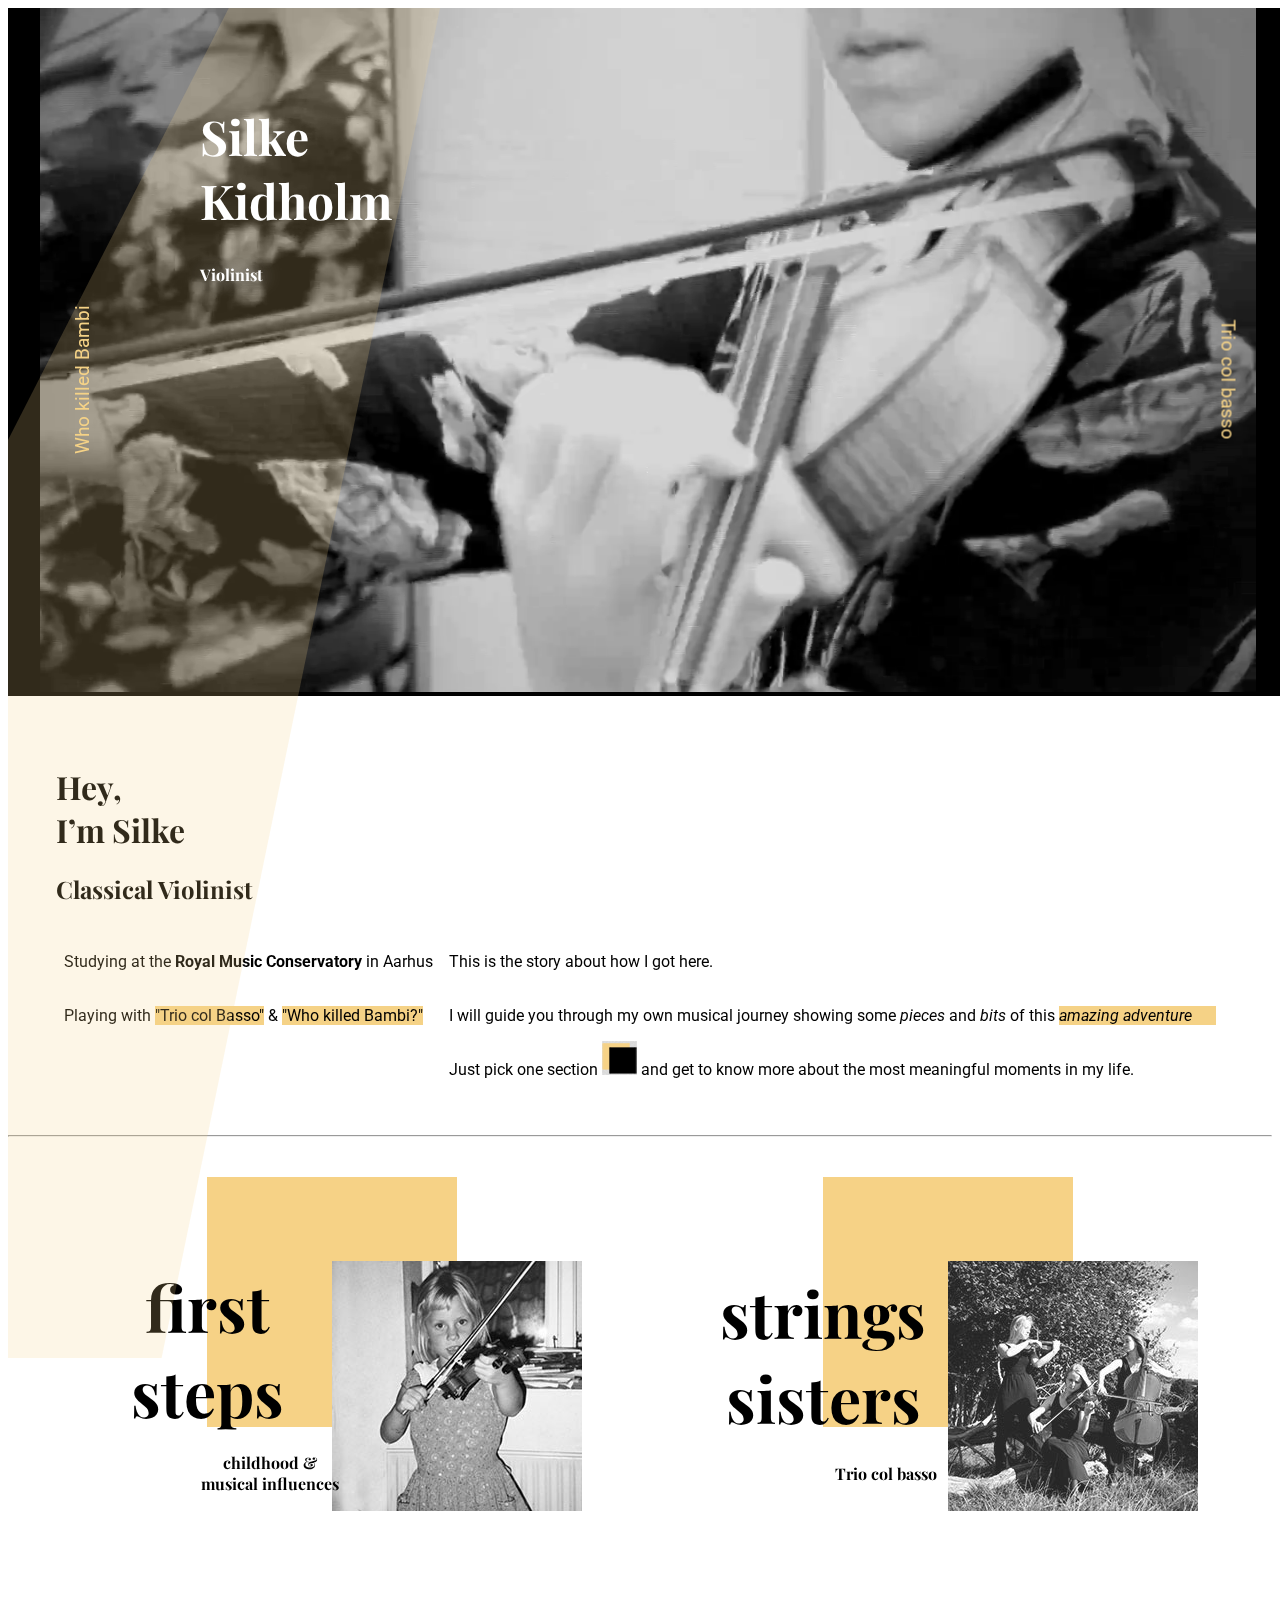
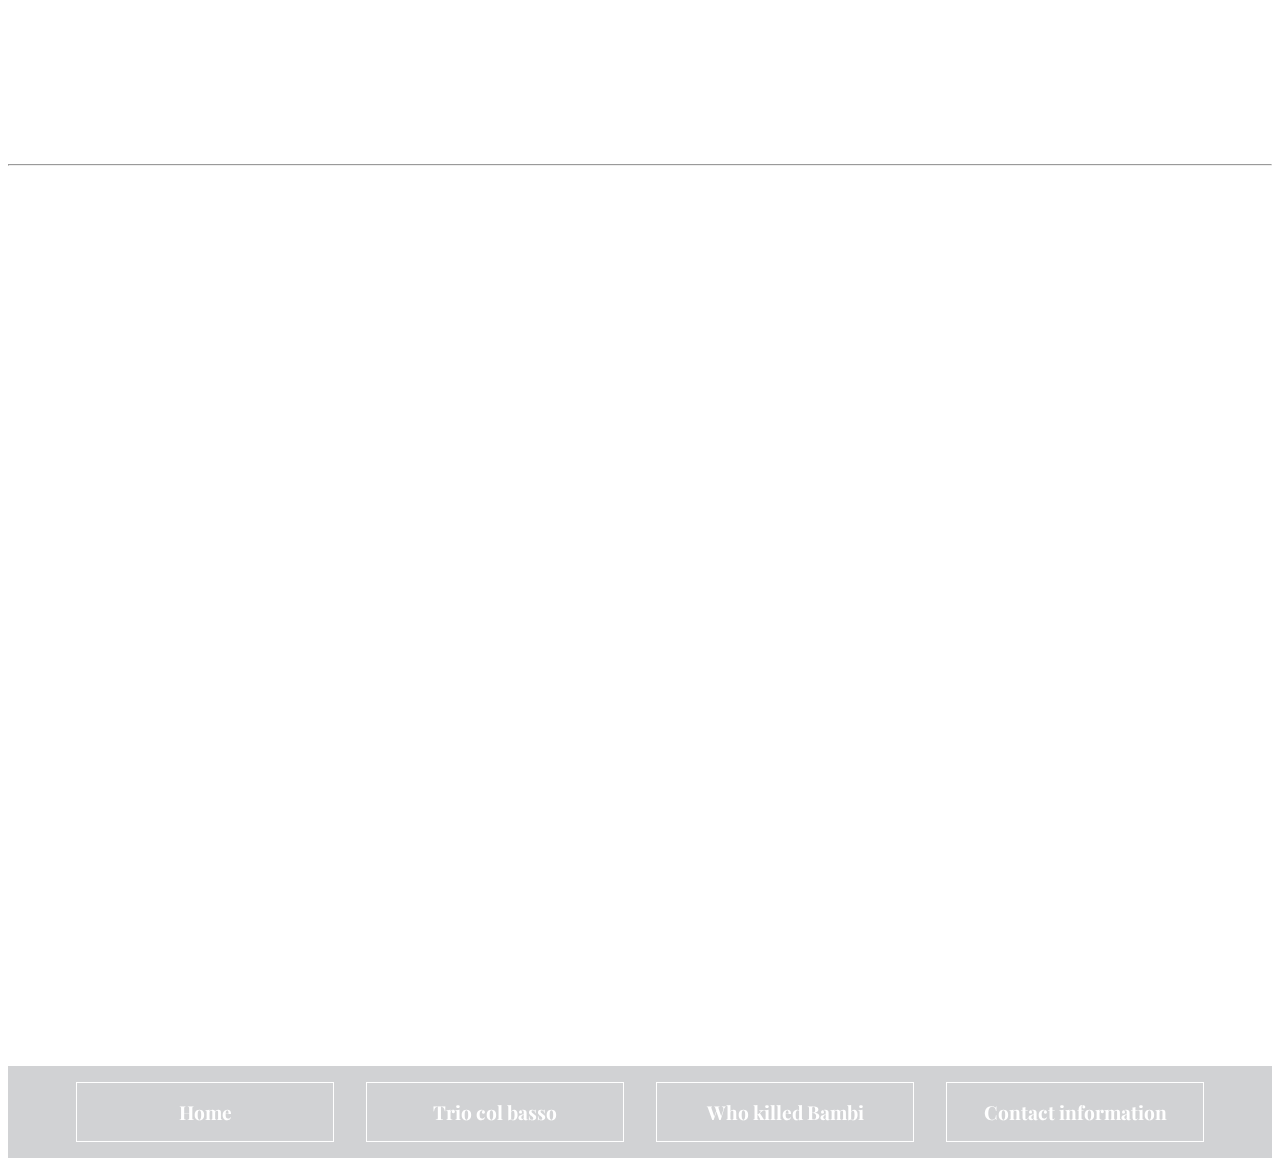
<file: index.html>
<!DOCTYPE html>
<html lang="en">

<head>
    <meta charset="UTF-8">
    <meta name="viewport" content="width=device-width, initial-scale=1">
    <title>Tension on the Strings</title>
    <link rel="stylesheet" href="css/style.css">
    <link href="https://unpkg.com/aos@2.3.1/dist/aos.css" rel="stylesheet">

    <script src="https://unpkg.com/aos@2.3.1/dist/aos.js"></script>


</head>

<body>

    <!--LANDING -->
    <div class="splashShape"></div>

    <div id="splashName" class="noMobile">
        <h1 class="title">Silke <br> Kidholm</h1>
        <h1 class="subtitle" style="font-size:1em;">Violinist</h1>




    </div>
    <section id="splash">

        <video autoplay muted loop id="myVideo">
            <source src="media/landing%20video.mp4" type="video/mp4">
        </video>

        <div class="noMobile">
            <nav>

                <div id="rotateLeft">
                    <a href="who-killed-bambi.html"> Who killed Bambi</a>
                </div>

                <div id="rotateRight">
                    <a href="trio-col-basso.html"> Trio col basso</a>

                </div>

            </nav>

        </div>


    </section>

    <section id="introduction" data-aos="fade-right" class="introduction">


        <h1>Hey, <br>
            I’m Silke</h1>
        <h2>Classical Violinist</h2>
        <br>

        <div class="introText">

            <div>
                <p>Studying at the <strong> Royal Music Conservatory</strong> in Aarhus</p>
                <br>

                <p>Playing with <span class="textHighlight"> "Trio col Basso"</span> &amp; <span class="textHighlight">"Who killed Bambi?"</span> </p>

                <br>

            </div>
            <div>
                <p>This is the story about how I got here.</p>
                <br>

                <p>I will guide you through my own musical journey showing some <em>pieces</em> and <em>bits</em> of this <span class="textHighlight"> <em>amazing adventure &nbsp; &nbsp; &nbsp; </em></span></p>

                <p>Just pick one section <img src="media/icon.png" alt="media microphone icon"> and get to know more about the most meaningful moments in my life. </p>
            </div>


        </div>

    </section>
    <hr>
    <!--FIRST SECTION BUTTONS BLOCK-->

    <section class="nonLinearButtons" data-aos="fade-left" id="jumpBack1">

        <div id="buttonFirstSteps" class="buttonsMain buttonFirstSteps">

            <ul class="gallery">
                <li>
                    <h1 class="hoverAnim">first <br> steps</h1>
                </li>
                <li>
                    <h2 class="subtitle hoverAnim">childhood &amp; <br>musical influences</h2>
                </li>
                <li><img src="media/placeholderyellow.jpg" alt="yellow rectangle"></li>
                <li><img src='media/firstSteps.jpg' onmouseover="this.src='media/firstStepsHover.jpg';" onmouseout="this.src='media/firstSteps.jpg';" class="hoverAnim" /></li>

            </ul>

        </div>

        <div id="buttonTheStringsSisters" class="buttonsMain">
            <ul class="gallery galleryRight">
                <li>
                    <h1 class="hoverAnim">strings <br> sisters</h1>
                </li>
                <li>
                    <h2 class="subtitle hoverAnim">Trio col basso</h2>
                </li>
                <li><img src="media/placeholderyellow.jpg" alt="yellow rectangle"></li>
                <li><img src='media/theStringsSisters.jpg' onmouseover="this.src='media/theStringsSistersHover.jpg';" onmouseout="this.src='media/theStringsSisters.jpg';" class="hoverAnim" /></li>

            </ul>

        </div>
    </section>

    <!--FIRST SECTION BLOCK-->

    <section class="nonLinearContent">

        <!--        FIRST STEPS-->

        <section id="firstSteps" class="firstSteps">





            <div class="firststeps-container">

                <div class="silkeImg"></div>

                <div class="silkeTxt">
                    <h1 class="title">First Steps</h1>


                    <h2 class="subtitle">Childhood &amp; Inspiration</h2>

                </div>

            </div>
            <br><br>



            <div class="FS-icon">
                <img src="media/microphone.png" onmouseover="PlaySound('mySound')" onmouseout="StopSound('mySound')" class="hoverAnim">


            </div>


            <div class="FSTEXTCONT">

                <div class="FS-text-container">
                    <p>The music dream started early.<br><br>
                        My mom, who was a musician, thought I would follow my brother: just sit back in my throne and march to the beat of the drums. No way. At five, I chose a pretty dress and lovely hair. <br><br>That's how I started playing the charming violin.</p>

                </div>

            </div>
            <br><br>
            <div class="FS-carousel-container">

                <div class="pictures-gallery-container">

                    <div class="pics-responsive-gallery">
                        <div class="pics-gallery">
                            <a target="_blank">
                                <img src="media/Studying%20hard.png" alt="Studying hard" width="350px" height="400px">
                            </a>
                            <div class="pics-description">Studying hard</div>

                        </div>

                    </div>

                    <!--
                
-->
                    <div class="pics-responsive-gallery">
                        <div class="pics-gallery">
                            <a target="_blank">
                                <img src="media/firstSteps2.png" alt="Silke's Mom and Brother" width="350px" height="400px">
                            </a>
                            <div class="pics-description">Silke's Mom and Brother</div>

                        </div>

                    </div>
                    <div class="pics-responsive-gallery">
                        <div class="pics-gallery">
                            <a target="_blank">
                                <img src="media/firstSteps3.png" alt="Practice practice" width="350px" height="400px">
                            </a>
                            <div class="pics-description">Practice practice</div>

                        </div>

                    </div>


                </div>

            </div>
            <br><br><br>
            <div class="buttonsCloseContainer">
                <a id="buttonFirstStepsClose" class="buttonsClose" href="#jumpBack1"> Continue </a>
            </div>
        </section>



        <!--THE STRINGS SISTERS  -->

        <section id="theStringsSisters" class="theStringsSisters">


            <div class="stringsSisters-banner-presentation">

                <div class="ss-trio-pic1 hoverAnim"></div>

                <div class="ss-trio-title">
                    <h1 class="title">The Strings Sisters</h1>
                    <br>
                    <h2 class="subtitle">Trio col Basso</h2>


                </div>


            </div>

            <div class="stringsSisters-text-container">

                <div class="stringsSisters-storytelling-text">

                    <p> This is <b>my trio</b>. Me and the sisters: Freja and Ida.</p>



                    <p>Ever since we started playing we experienced a very special energy. </p>

                    <p>Together we feel the impulse to continuously improve our musical skills. </p>

                    <p> <b>It brings us so much joy and inspiration.</b></p>

                    <p>Also, it is just the right feeling to keep when it gets tough in the education.</p>

                    <p> Our group is deeply moved by this <span class="textHighlight"> mantra: &nbsp;&nbsp;</span></p>

                    <p><em><strong>"Touch and surprise the audience"</strong></em></p>

                </div>

                <div class="ss-trio-pic2 hoverAnim"></div>

            </div>

            <div>

                <video class="stringsSisters-video-container" src="media/string%20sisters.mp4" controls poster="media/stringsSistersThumbnail.jpg"></video>

            </div>

            <br><br><br>

            <a id="buttonTheStringsSistersClose" class="buttonsClose" href="#jumpBack1"> Continue </a>




        </section>
    </section>


    <!--THE RIGHT RYTHM-->
    <hr>
    <section class="theRightRythm" id="theRightRythm" data-aos="fade-right">


        <div class="theRightRythmText">

            <h1>The right rythm</h1>
            <p>One of the most memorable concerts I had the pleasure to participate was the one at Rythmiske School with Trio Col Basso.

            </p>

            <p> It was so simple: we started the first half playing music and talking a little bit about history. After the break, we talked about our life as a group. <br> <br>
                In the end, the positive feedback we received from the audience was overwhelming. <br>

                They said that our performance was "wonderful" and "so special". <br>

                It is nice to have someone to look at us not so critically but just as a path to fame.
                That is really hard to grab.
            </p>
        </div>

        <div class="pics-responsive-gallery" style="box-shadow: 5px 10px #F5D286;">
            <div class="pics-gallery">
                <a target="_blank">
                    <img src="media/pic2.jpg" alt="Tine &amp; Sirenerne" width="350px" height="400px">
                </a>
                <div class="pics-description">Den Rythmiske Højskole</div>

            </div>

        </div>
    </section>

    <!--CHANGE OF PLANS-->
    <hr>
    <section class="changeOfPlans" data-aos="fade-left">



        <div class="changeOfPlans-container">
            <h1 class="title">CHANGE OF</h1>
            <div id="rotate-plans">
                <h1>PLANS</h1>
            </div>
        </div>


        <p>Before high school, I decided that I wanted to do more stuff and fill my time with other activities. During this period, I was spending less and less time with the violin.</p> <br>

        <p>The joy in music was slowly fading away…
            The dream of becoming a violinist got lost in the turmoil of new and different experiences… </p>


    </section>
    <hr>
    <!--SECOND SECTION BUTTONS BLOCK-->

    <section class="nonLinearButtons" data-aos="fade-right" id="jumpBack2">

        <div class="buttonBackToMusic" id="buttonBackToMusic">
            <ul class="gallery">
                <li>
                    <h1 class="hoverAnim">back <br>to <br> music</h1>
                </li>
                <li>
                    <h2 class="subtitle hoverAnim">passion rediscovered</h2>
                </li>
                <li><img src="media/placeholderyellow.jpg"></li>
                <li><img src='media/backToMusic.jpg' onmouseover="this.src='media/backToMusicHover.jpg';" onmouseout="this.src='media/backToMusic.jpg';" class="hoverAnim" /></li>

            </ul>
        </div>

        <div class="buttonTenstionOnTheStrings" id="buttonTenstionOnTheStrings">
            <ul class="gallery galleryRight">
                <li>
                    <h1 class="hoverAnim">tension <br> on the <br> strings</h1>
                </li>
                <li>
                    <h2 class="subtitle hoverAnim">conservatory trial</h2>
                </li>
                <li><img src="media/placeholderyellow.jpg"></li>
                <li><img src='media/tensionOnTheStrings.jpg' onmouseover="this.src='media/tensionOnTheStringsHover.jpg';" onmouseout="this.src='media/tensionOnTheStrings.jpg';" class="hoverAnim" /></li>

            </ul>
        </div>

    </section>

    <!--SECOND SECTION BLOCK-->

    <section class="nonLinearContent">

        <!--    BACK TO MUSIC-->

        <section class="backToMusic" id="backToMusic">

            <div class="backToMusic-banner-container">

                <div class="back-music-silke-pic1"></div>

                <div class="backToMusic-title">
                    <h1 class="title">Back to Music</h1>

                    <div>
                        <h2 class="subtitle">Passion Rediscovered</h2>
                    </div>
                </div>

            </div>

            <div class="backToMusic-text-container">

                <div class="backToMusic-storytelling-text">

                    <p><b>The phone rang.</b></p>

                    <br>
                    <p>My friend Tine was calling me to come play some music that she compose.</p>

                    <br>
                    <p>Well, that sounds legit for a experienced violinist — you might think.</p>

                    <br>
                    <p>The problem was the break of two and a half years during high school, when I stopped playing the violin.</p>

                    <br>
                    <p>Tine knew that I lost the joy in music so she wanted to help me get that back.</p>

                    <br>
                    <p>So, I said yes.</p>

                    <br>
                    <p>Got back to the violin and tuned my strings.</p>

                </div>



            </div>
            <br>
            <br>
            <br>


            <!--  PICTURES RESPONSIVE GALLERY -->

            <div class="pictures-gallery-container">

                <div class="pics-responsive-gallery">
                    <div class="pics-gallery">
                        <a target="_blank">
                            <img src="media/back-music4.png" alt="Tine &amp; Sirenerne" width="350px" height="400px">
                        </a>
                        <div class="pics-description">Practice</div>

                    </div>

                </div>


                <div class="pics-responsive-gallery">
                    <div class="pics-gallery">
                        <a target="_blank">
                            <img src="media/back-music5.jpg" alt="Tine & Sirenerne" width="350px" height="400px">
                        </a>
                        <div class="pics-description">Tine &amp; Sirenerne</div>

                    </div>

                </div>
                <div class="pics-responsive-gallery">
                    <div class="pics-gallery">
                        <a target="_blank">
                            <img src="media/back-musicc8.jpg" alt="Backstage" width="350px" height="400px">
                        </a>
                        <div class="pics-description">Backstage</div>

                    </div>

                </div>


            </div>

            <br><br><br>

            <a id="buttonBackToMusicClose" class="buttonsClose" href="#jumpBack2"> Continue </a>

        </section>
        <br>
        <br>
        <br>


        <!--  TENSION ON THE STRINGS     -->

        <section class="tensionOnTheStrings" id="tensionOnTheStrings">


            <div class="tensionOnTheStrings-banner-presentation">

                <div class="tensionOnTheStrings-pic"></div>

                <div class="tensionOnTheStrings-title">
                    <h1 class="title">Tension on the Strings</h1>

                    <div>
                        <h2 class="subtitle">Conservatory trial</h2>
                    </div>

                </div>
            </div>

            <div class="tensionOnTheStrings-text-container">

                <div class="tensionOnTheStrings-storytelling-text">

                    <p><strong>Practice. Play.</strong></p>
                    <p><strong>Practice. Play.</strong></p>
                    <p><strong><i>Repeat.</i></strong></p>


                    <p>The dream came to life (again). </p>

                    <p>At the end of highschool, I walked with courage towards my old violin teacher and asked him if it was too late for me to be a violinist.</p>

                    <p>It would be difficult, he said.</p>
                    <p>But I'm an ambitious girl.</p>

                    <p>In order to do the exam trial for the Conservatory, I had to work really hard. Meaning that the 5 hour practise daily routine would come back.</p>
                    <p>Finally, within six months I could be ready to beat the auditions.</p>

                    <p>I put a lot of effort to achieve that goal.</p>


                    <p>At the end, I did it. I got in the Aarhus Royal Music Conservatory to study <span class="textHighlight"> <em>Classical violin &nbsp; </em></span></p>

                </div>


            </div>
            <br><br><br>

            <a id="buttonTensionOnTheStringsClose" class="buttonsClose" href="#jumpBack2"> Continue </a>
        </section>

    </section>


    <!--A HARD GOODBYE-->

    <hr>
    <section class="aHardGoodbye" data-aos="fade-left">
        <h1 class="title">A Hard Goodbye</h1>

        <p>My talented composer friend, Tine, went away after three years. </p> <br>

        <p>Looking back, I can see her as one of the most special influencers in my life.
            She shaped me to pursuit the music career by helping me to rediscover the passion and pleasure in music. </p> <br>

        <p>I have a lot of happy memories of us playing together and enjoying those moments without any pressure. </p> <br>
        <p>It was hard to let her go after such a beautiful period in our lives.</p>


    </section>
    <hr>
    <!--THIRD SECTION BUTTONS BLOCK-->

    <section class="nonLinearButtons" data-aos="fade-right" id="jumpBack3">
        <div class="buttonWhoKilledBambi" id="buttonWhoKilledBambi">
            <ul class="gallery">
                <li>
                    <h1 class="hoverAnim">who <br> killed <br> bambi?</h1>
                </li>
                <li>
                    <h2 class="subtitle hoverAnim">new <br> opportunities</h2>
                </li>
                <li><img src="media/placeholderyellow.jpg"></li>
                <li><img src='media/whoKilledBambi.jpg' onmouseover="this.src='media/whoKilledBambiHover.jpg';" onmouseout="this.src='media/whoKilledBambi.jpg';" class="hoverAnim" /></li>

            </ul>
        </div>


        <div class="buttonTrioColBasso" id="buttonTrioColBasso">
            <ul class="gallery galleryLeft">
                <li>
                    <h1 class="hoverAnim">trio <br>col <br> basso</h1>
                </li>
                <li>
                    <h2 class="subtitle hoverAnim">classical harmony</h2>
                </li>
                <li><img src="media/placeholderyellow.jpg"></li>
                <li><img src='media/trioColBasso.jpg' onmouseover="this.src='media/trioColBassoHover.jpg';" onmouseout="this.src='media/trioColBasso.jpg';" class="hoverAnim" /> </li>

            </ul>
        </div>
    </section>

    <!--THIRD SECTION BLOCK-->
    <section class="nonLinearContent">

        <!--       WHO KILLED BAMBI-->


        <section class="whoKilledBambi" id="whoKilledBambi">

            <div class="WKB-title-container">
                <div class="img">

                    <img src="media/whoKilledBambiMainImg.jpg">

                </div>
                <div>
                    <h1 class="title">Who Killed Bambi</h1>

                    <div>
                        <h2 class="subtitle">Collaborations &amp; New Opportunities</h2>
                    </div>

                </div>

            </div>


            <div class="WKB-text2-container">
                <div class="WKB-text">
                    <p> I have been a regular part of this really cool strings group for one year.</p>

                    <p> Seven great and inspiring woman bring life to Who killed Bambi performing for small city concerts or even big events and festivals. </p>

                    <p> We play <span class="textHighlight">Pop and Rock&nbsp;m</span>usic. Sometimes, we bring <strong>originals </strong>  as well. </p>



                    <p> We also compose strings arrangements for collaborations with artists and studio recordings.</p>

                    <p> The first concert I played as a member of Who Killed Bambi was in the Women Museum with the pop artist Esbjorn. </p>

                    <p> According to a reputable music magazine, our performance was<span class="textHighlight"> rated 5 stars. </span> Esbjorn was so easy going and nice to work with. The feeling in the room was amazing.</p>
                </div>



            </div>
<br> <br> <br>
            <div class="WKB-img-container">

                <div class="img">

                    <img src="media/g2.png">

                </div>

            </div>

            <br><br>
            <div class="pictures-gallery-container">

                <div class="pics-responsive-gallery">
                    <div class="pics-gallery">
                        <a target="_blank">
                            <img src="media/pic1wkb.png" alt="Tine &amp; Sirenerne" width="350px" height="400px">
                        </a>
                        <div class="pics-description">Creative and good at improvising</div>

                    </div>

                </div>


                <div class="pics-responsive-gallery">
                    <div class="pics-gallery">
                        <a target="_blank">
                            <img src="media/wkb-nosilke.png" alt="Good at merging different" width="350px" height="400px">
                        </a>
                        <div class="pics-description">Good at merging different styles</div>

                    </div>

                </div>





                <div class="pics-responsive-gallery">
                    <div class="pics-gallery">
                        <a target="_blank">
                            <img src="media/wkb-silke.png" alt="live and in-studio performances" width="350px" height="400px">
                        </a>
                        <div class="pics-description">Live and in-studio performances</div>

                    </div>

                </div>


            </div>


            <br><br><br>


            <a id="buttonWhoKilledBambiClose" class="buttonsClose" href="#jumpBack3"> Continue </a>
        </section>



        <!--      TRIO COL BASSO -->

        <section class="trioColBasso" id="trioColBasso">
            <div class="TrioColBasso-title-container">
                <div class="trioImg">

                

                </div>
                <div>
                    <h1 class="title">Trio col Basso</h1>

                    <div>
                        <h2 class="subtitle">Classical Harmony</h2>
                    </div>
                </div>
            </div>

            <div class="TCB-text-container">
<div class="TCBText">
                <p> I met Freja and Ida in Hederslev after highschool.<br><br>
                    In November 2014, we formed the Classical Strings Trio.
                    Since then, they have become my friends, my roomates, my business partners and my study mates at the Conservatory. <br><br>
                    We have performed for concerts at churches, weddings, and other events — small and big audiences
                </p>
</div>
            </div>


            <div class="TCB-icon" id="sound">
                <img src="media/microphone.png" onmouseover="PlaySound('TCBSound')" onmouseout="StopSound('TCBSound')" class="hoverAnim">

                <audio id="Sound" src="media/First%20steps%20audio.mp3" type="audio/mpeg">
                </audio>

            </div>



            <div class="pictures-gallery-container">

                <div class="pics-responsive-gallery">
                    <div class="pics-gallery">
                        <a target="_blank">
                            <img src="media/trio10.png" alt="They met in 2014" width="350px" height="400px">
                        </a>
                        <div class="pics-description">They met in 2014</div>

                    </div>

                </div>


                <div class="pics-responsive-gallery">
                    <div class="pics-gallery">
                        <a target="_blank">
                            <img src="media/trio11.png" alt=" Silke &amp; Freja (violin), Ida (cello)" width="350px" height="400px">
                        </a>
                        <div class="pics-description"> Silke &amp; Freja (violin), Ida (cello)</div>

                    </div>

                </div>





                <div class="pics-responsive-gallery">
                    <div class="pics-gallery">
                        <a target="_blank">
                            <img src="media/trio4.png" alt="The passion for Chamber music" width="350px" height="400px">
                        </a>
                        <div class="pics-description">The passion for Chamber music</div>

                    </div>

                </div>


            </div>

            <br><br><br>
            <a id="buttonTrioColBassoClose" class="buttonsClose" href="#jumpBack3"> Continue </a>
        </section>

    </section>

    <!--FATHER JOHN MISTY-->
    <hr>
    <section class="fatherJohnMisty" data-aos="fade-left">
        <div>
            <h1 class="title">Sharing the
                stage with
                Father John Misty </h1>
        </div>


        <div class="fatherText">
            <p style="font-weight: bold;"> 9.06.2018 <br>
                Northside Festival (Aarhus)</p>
            <br>
            <p>More than <span class="textHighlight"><strong> 35.000 </strong> people </span>were in the audience.
                <br> <br>
                The father of the modern hymn was talking. And I was playing with him.
                <br><br>
                At that moment I just kept thinking: "I can't believe I am standing here right now. This can't be real".
                <br><br>
                It was just… Surreal.
                <br><br>
                Halfway into the concert he turned around and said "Hi!" — then he faced the audience and said that we [the strings] were great.
                <br><br>
                Then, he thanked us for being there.
                <br><br>
                It was such a weird and <span class="textHighlight"> crazy experience.</span> </p>


        </div>
        <div>
            <iframe width="560" height="315" src="https://www.youtube.com/embed/mF1488NdIIE" frameborder="0" allow="accelerometer; autoplay; encrypted-media; gyroscope; picture-in-picture" allowfullscreen></iframe>
        </div>


    </section>

    <!--ENDING SECTION-->
    <hr>
    <section class="ending" data-aos="fade-up">
       
    </section>

    <!--FOOTER-->
    <footer>
        <div class="footerContainer">
            <div class="footerNav">
                <a href="#" class="footerChild"> Home </a>
                <a href="trio-col-basso.html"> Trio col basso</a>
                <a href="who-killed-bambi.html"> Who killed Bambi</a>
                <a href="who-killed-bambi.html"> Contact information</a>
            </div>

<!--
            <div class="footerSoMe">

            </div>

            <div class="footerContact">

            </div>
-->



        </div>

    </footer>


    <script src="js/main.js"></script>

    <audio id='mySound' src='media/First%20steps%20audio.mp3' />
    <audio id='TCBSound' src='media/Trio%20col%20Basso%20audio.mp3' />


</body>

</html>
</file>
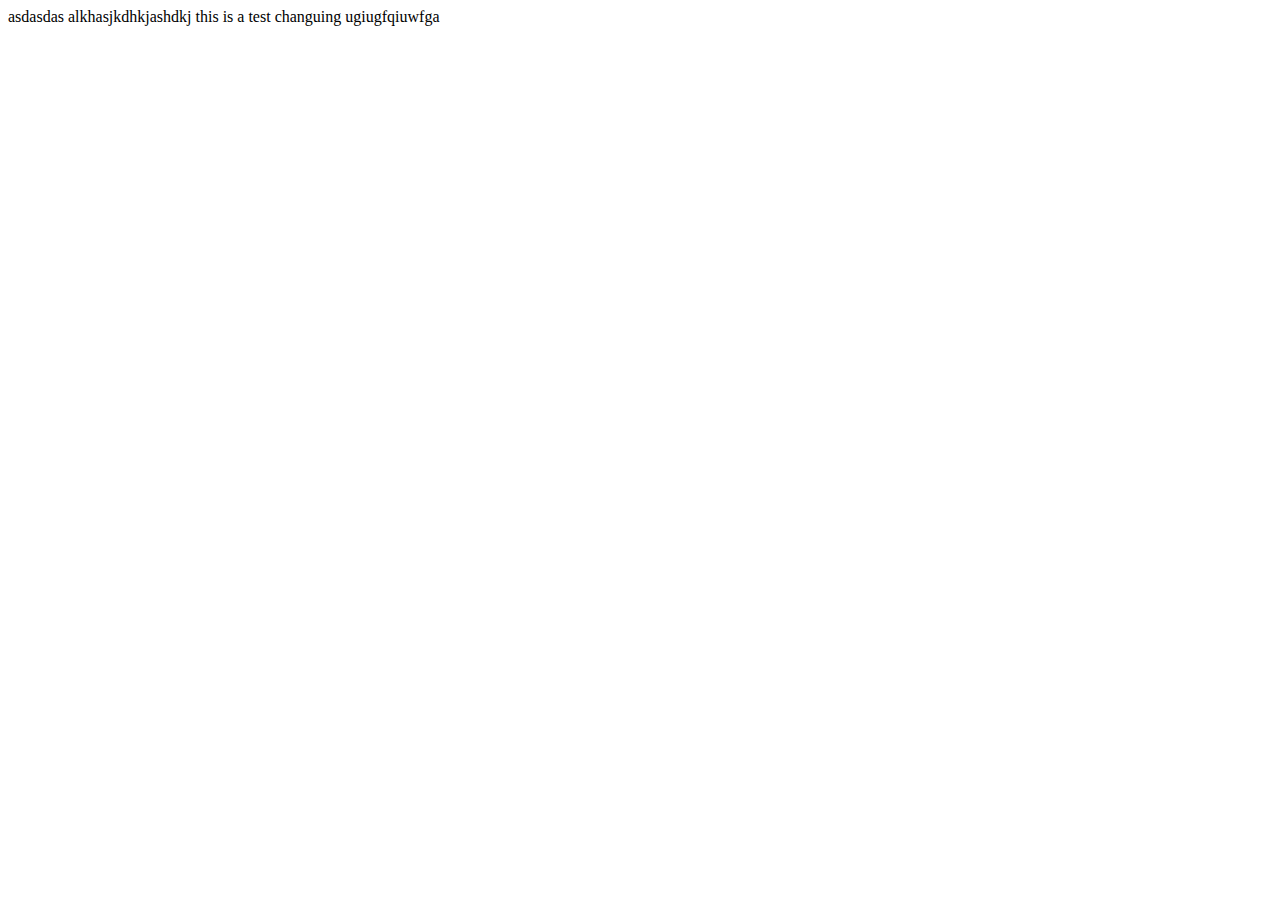
<file: testing.html>
<!DOCTYPE html>
<html lang="en">
<head>
    <meta charset="UTF-8">
    <title>Document</title>
</head>
<body>
    
    asdasdas
    alkhasjkdhkjashdkj
    
    this is a test
    changuing ugiugfqiuwfga
    
</body>
</html>
</file>
<file: css/style.css>
/*UTILITIES*/

@import url('https://fonts.googleapis.com/css?family=Playfair+Display|Roboto');

:root {
    --yellow: #F5D286;
}


* {
    box-sizing: border-box;
}

/*
html {
    background:url(../media/texture.png);
   
}
*/

body,
p {
    font-family: 'Roboto', sans-serif;
    /*    overflow: auto;*/
    overflow-x: hidden;
    padding: .5em;
    margin: 0;


}

.textCenter {
    text-align: center;
    max-width: 50%;
}


h1,
h2,
h3,
h4,
h5,
h6 {

    font-family: 'Playfair Display', serif;
}


section {
    margin: 2rem;
    padding: 1rem;
    overflow: hidden;
}

.title {
    font-size: 3em;
    padding: 0;
    margin-top: 1em;
}

.subtitle {
    font-size: 1em;
    text-shadow: white 1px 0 20px;

}

.textHighlight {
    background-color: var(--yellow);
}


/*style for section button containers*/

.nonLinearButtons {
    display: flex;
    justify-content: space-around;
    margin: auto;
    text-align: center;
    flex-basis: 50%;
    flex-wrap: wrap;


}

.noMobile {
    display: none;
}

.nonLinearContent section {
    text-align: center;
    margin-bottom: 20px;
    background-image: url(../media/background.png);
    background-repeat: no-repeat;


}


.gallery {
    transition: transform .3s;
}


.gallery:hover {
    transform: scale(1.1);
}


.hoverAnim {
    transition: transform .2s;
}


.hoverAnim:hover {
    transform: scale(1.1);
}




/*style opening buttons*/
.buttonsMain {
    display: flex;
    flex-wrap: wrap;


}

/*style close buttons*/

.buttonsClose {
    position: relative;
    font-family: 'Playfair Display', serif;
    width: 258px;
    height: 60px;
    padding: 1rem;
    margin: 2rem;
    text-decoration: none;
    font-weight: bold;
    color: black;

    background-color: #d1d2d4;



}

.buttonsCloseContainer {
    margin: 2rem;
    padding: 2rem;
}

/*LANDING*/

#splash {
    background-color: black;
    text-align: center;
    margin: 0;
    padding: 0;
    width: 100vw;
    position: relative;
    /*
    z-index:-1;
background-attachment: fixed;
  background-position: center;
  background-repeat: no-repeat;
  background-size: cover;
*/
}

#splashName {
    position: absolute;
    z-index: 21;
    padding-left: 12rem;
    padding-top: 3rem;
    color: white;

}

#myVideo {
    position: relative;
    text-align: center;
    width: 95vw;
    margin: 0;
    padding: 0;
    z-index: 0;

}


/*INTRO*/

.introText {
    display: flex;
    justify-content: space-between;

}



nav {

    display: flex;
    justify-content: space-between;
    align-content: space-between;
    position: absolute;
    z-index: 10;
    top: 40vh;
    width: 100vw;
}

nav a {
    text-decoration: none;
    color: var(--yellow);
    font-size: 1.2em;
    padding: 0;
    margin: 0;
}

nav a:hover {
    color: white;


}

.splashAccent {
    position: absolute;

}

.splashShape {

    -webkit-clip-path: polygon(23% 0, 45% 0, 16% 100%, 0 100%, 0 32%);
    clip-path: polygon(23% 0, 45% 0, 16% 100%, 0 100%, 0 32%);
    background-color: var(--yellow);
    position: absolute;
    height: 100vh;
    width: 75vw;
    opacity: 0.2;
    overflow: auto;
    z-index: 2;
}


#rotateRight {

    transform: rotate(7deg);
    -ms-transform: rotate(90deg);
    /* IE 9 */
    -moz-transform: rotate(90deg);
    /* Firefox */
    -webkit-transform: rotate(90deg);
    /* Safari and Chrome */
    -o-transform: rotate(90deg);
    padding: 0;
    margin: 0;
}

#rotateLeft {

    transform: rotate(7deg);
    -ms-transform: rotate(-90deg);
    /* IE 9 */
    -moz-transform: rotate(-90deg);
    /* Firefox */
    -webkit-transform: rotate(-90deg);
    /* Safari and Chrome */
    -o-transform: rotate(-90deg);
    padding: 0;
    margin: 0;
}



.gallery img {
    width: 100px;
    height: auto;
}


.gallery {

    padding: 1em;
    text-align: center;
    margin: auto;
    list-style: none;
    display: grid;
    justify-content: center;
    align-content: center;
    grid-template-columns: 1fr 1fr 1fr 1fr;


}

.gallery li:nth-child(1) {

    grid-column: 1/3;
    grid-row: 2/6;
    z-index: 1;
    font-size: 1em;
    align-self: end;
    margin: 0;
    padding: 0;

}

.gallery li:nth-child(2) {

    grid-row: 5/7;
    grid-column: 1/4;
    font-size: 0.7em;
    z-index: 1;
    margin: 0;
    padding: 0;

}

.gallery li:nth-child(3) {

    grid-column: 2/4;
    grid-row: 2/5;
    margin: 0;
    padding: 0;
}


.gallery li:nth-child(4) {

    grid-column: 3/5;
    grid-row: 3/7;
    margin: 0;
    padding: 0;


}



/*ALTERNATIVE BUTTONS LAYOUT*/
/*

.galleryRight li:nth-child(4) {

    grid-column: 1/3;
    grid-row: 2/6;
    z-index: 1;
   
    align-self: end;
    margin: 0;
    padding: 0;
}

.galleryRight li:nth-child(3) {

    grid-row: 5/7;
    grid-column: 1/4;
 
   
    margin: 0;
    padding: 0;

}

.galleryRight li:nth-child(2) {

    grid-column: 3/4;
    grid-row: 6/7;
    margin: 0;
    padding: 0;
    z-index: 1;
}


.galleryRight li:nth-child(1) {

    grid-column: 3/5;
    grid-row: 5/;
    margin: 1.5rem;
    padding: 0;
     z-index: 1;
    justify-self: start;
     


}
*/



/*FIRST SECION BLOCK*/

/*FIRST STEPS*/

#firstSteps {
    display: none;
}


.firststeps-container {
    display: flex;
    justify-content: space-around;

}


.silkeImg {
    background: url('../media/silka.jpg') no-repeat center;
    background-size: cover;
    height: 20rem;
    width: 20rem;
}

.FSTEXTCONT {
    display: flex;
    justify-content: center;
    margin: 2rem;

}

/** AUDIO**/

.FS-audio-container {
    padding-top: 65px;
}

.FS-icon {
    text-align: center;
    padding-top: 60px;
}

.FS-icon img {
    width: 65px;
}

.FS-text-container {
    flex-basis: 50%;
    text-align: left;

}

#example2 {
    border: 1px solid;
    padding: 10px;
    box-shadow: 5px 10px #F5D286;
    width: 100%
}

/*STRINGS SISTERS*/
#theStringsSisters {
    display: none;
}


.stringsSisters-banner-presentation {
    display: flex;
    flex-wrap: wrap-reverse;
}

.ss-trio-pic1 {
    background: url('../media/ss-trio-pic1.jpg') no-repeat center;
    background-size: cover;
    height: 30rem;
    position: relative;
    display: flex;
    flex-basis: 30%;
    margin: 50px 50px;


}

.ss-trio-title {
    align-self: center;

}



.stringsSisters-text-container {
    display: flex;
    justify-content: center;

}

.stringsSisters-storytelling-text {
    text-align: left;
    margin-bottom: 2rem;
    flex-basis: 50%;

}

/*
.ss-trio-pic2 {
    background: url('../media/ss-trio-pic2.jpg') no-repeat center;
    background-size: cover;
    position: relative;
    display: flex;
    height: 25rem;
    flex-basis: 60%;
    margin: 50px 50px;
    justify-content: flex-end;
}
*/

.stringsSisters-video-container {

    margin: auto;
    max-width: 850px;
    background-color: var(--yellow);
    box-shadow: 5px 10px #F5D286;



}



/*THE RIGHT RYTHM */

.theRightRythm {
    display: flex;
    justify-content: space-around;
    text-align: justify;


}

.theRightRythmText {
    padding: 2rem;
    flex-basis: 50%;
}

/*CHANGE OF PLANS*/

.changeOfPlans {
    background: url(../media/blackgrain.png);
    background-color: black;
    color: white;
    padding-bottom: 3rem;

}

.changeOfPlans-container {
    display: flex;
    flex-wrap: wrap;
}

#rotate-plans {

    -moz-transform: rotate(-180deg);
    /* Firefox */
    -webkit-transform: rotate(-180deg);
    /* Webkit */
    -ms-transform: rotate(-180deg);
    /* IE */
    -o-transform: rotate(-180deg);
    /* Opera */
    transform: rotate(-180deg);
    /* future */
    align-self: center;
    padding: 20px;
    font-size: 1.9rem;
}



/*SECOND SECTION BLOCK */



/*BACK TO MUSIC*/

#backToMusic {
    display: none;
}

.backToMusic-banner-container {
    display: flex;
}

.back-music-silke-pic1 {
    background: url('../media/back-music-silke-pic1.jpg') no-repeat center;
    background-size: cover;
    position: relative;
    display: flex;
    height: 30rem;
    flex-basis: 50%;
    margin: 50px 50px;
    justify-content: flex-end;

}

.backToMusic-title {
    align-self: center;
}

.backToMusic-text-container {
    display: flex;
    justify-content: center;
}

.backToMusic-storytelling-text {
    text-align: left;
    margin: auto;
    flex-basis: 50%;

}




/* PICTURES RESPONSIVE GALLERY */

.pictures-gallery-container {
    display: flex;
    flex-direction: column;
    justify-content: space-around;
}

.pics-responsive-gallery {
    display: flex;

}

.pics-gallery {
    box-shadow: 5px 10px #F5D286;
    /*    border: 1px solid #F5D286;*/
}

/*
.pics-gallery:hover {
    border: 1px solid #777;

}
*/

.pics-gallery img {
    height: auto;
    margin: 1rem;

}

.pics-description {
    text-align: center;
    padding: 15px;
}




/*TENSION ON THE STRINGS*/
#tensionOnTheStrings {
    display: none;
}


/*TENSION ON THE STRINGS*/
#tensionOnTheStrings {
    display: none;
}

.tensionOnTheStrings-banner-presentation {
    display: flex;
    flex-wrap: wrap-reverse;
}

.tensionOnTheStrings-pic {
    background: url('../media/tensionOnTheStringsMain.jpg') no-repeat center;
    background-size: cover;
    height: 30rem;
    position: relative;
    display: flex;
    flex-basis: 30%;
    margin: 50px 50px;



}

.tensionOnTheStrings-title {
    align-self: center;

}



.tensionOnTheStrings-text-container {
    display: flex;
    justify-content: center;

}

.tensionOnTheStrings-storytelling-text {
    text-align: left;
    margin-left: 50px;
    margin-top: 50px;
    flex-basis: 50%;

}

/*A HARD GOODBYE*/

.aHardGoodbye {
    background: url('../media/blackgrain.png');
    color: white;
    padding-bottom: 100px;
}

/*WHO KILLED BAMBI*/
#whoKilledBambi {

    display: none;
}

/*TRIO COL BASSO*/

#trioColBasso {
    display: none;
}







/*A HARD GOODBYE*/

.aHardGoodbye {
    background-color: black;
    color: white;
}

/*WHO KILLED BAMBI*/
#whoKilledBambi {

    display: none;
}


.WKB-title-container {
    display: flex;
    flex-direction: column;
    justify-content: center;
}


.WKB-title-container .img img {
    width: 100%;

}

.WKB-title-container .title {
    text-align: center;
    padding-top: 1rem;
}


/**text**/


.WKB-text2-container {
    display: flex;
    justify-content: center;

}

.WKB-text {
    text-align: left;
    margin-left: 50px;
    margin-top: 50px;
    flex-basis: 50%;
}






















/*TRIO COL BASSO*/

#trioColBasso {
    display: none;
}

.TrioColBasso-title-container {
    display: flex;
    flex-direction: column;
    justify-content: center;
}


.TrioColBasso-title-container .img img {
    width: 100%;

}

.TrioColBasso-title-container .title {
    text-align: center;
    padding-top: 50px;
}


.TCB-text-container {
    display:flex;
    justify-content: center;
}

.TCBText {
    text-align: left;
    margin-left: 50px;
    margin-top: 50px;
    flex-basis: 50%;
}


.TCB-icon {
    text-align: center;
    padding-top: 80px;
}

.TCB-icon img {
    width: 65px;
}


#example1 {
    padding: 2px;
    box-shadow: 5px 10px #F5D286;
    width: 100%;
}


.trioImg {
    background: url('../media/triocl.jpg') no-repeat center;
    background-size: cover;
    height: 28rem;
    position: relative;
    display: flex;
    flex-basis: 30%;
    margin: 50px 50px;



}





/*FATHER JOHN MISTY*/

.fatherJohnMisty {
    display: flex;
    justify-content: space-around;
    align-items: center;
    padding: 2rem;
    flex-wrap: wrap;

}

.fatherJohnMisty p {
    padding: 1em;
}

.fatherText {
    max-width: 400px;

}

iframe {
    box-shadow: 5px 10px #F5D286;
}

.fatherJohnMisty div:nth-child(1) {
    flex-basis: 100%;

}


.theRightRythm {
    display: flex;
    justify-content: space-around;
    text-align: justify;
}

.theRightRythmText {
    padding: 2rem;
    flex-basis: 50%;
}


/*FOOTER*/
.footerContainer {
 
    background-color:#d1d2d4;
    color: white;
   
}

.footerNav {
    display: flex;
    justify-content: center;
    flex-wrap: wrap;
}

.footernav a:nth-child(4) {
    flex-basis: 100%;
}



.footerNav a {
    color: white;
    font-size: 1.2em;
    padding: 0;
    margin: 0;
    position: relative;
    font-family: 'Playfair Display', serif;
    width: 258px;
    height: 60px;
    padding: 1rem;
    margin: 1rem;
    text-decoration: none;
    font-weight: bold;
    text-align: center;
    border: 1px solid white;

}


.ending{
    
    
 background: url('../media/conserv.jpg') no-repeat center;
    background-size: cover;
    height: 50rem;
    position: relative;
    display: flex;
    flex-basis: 30%;
    margin: 50px 50px;
}


/*SUBPAGE WHO KILLED BAMBI*/


/*SUBPAGE TRIO COL BASSO*/



/*RESPONSIVENESS*/



@media only screen and (min-width: 480px) {
    .nonLinearButtons {
        flex-wrap: nowrap;
    }

    .gallery li:nth-child(2) {
        font-size: 1em;
        z-index: 1;

    }

    .gallery img {
        width: 150px;
        height: auto;
    }

    .gallery img {
        width: 150px;
        height: auto;
    }

    .FS-audio-container {
        padding: 35px;
        padding-top: 100px;

    }

    .FS-icon {
        text-align: left;
        padding-top: 60px;
        padding-left: 100px;
    }

    .FS-text-container {

        text-align: right;
        line-height: 30px;
        padding: 30px;
    }

    #example2 {
        border: 1px solid;
        padding: 10px;
        box-shadow: 5px 10px #F5D286;
        width: 100%
    }

    .pictures-gallery-container {
        flex-direction: row;
        flex-wrap: wrap;
    }



    .splashShape {

        height: 100vh;
        width: 75vw;

    }

}


@media only screen and (min-width: 768px) {

    .noMobile {
        display: block;
    }



    .nonLinearButtons {
        flex-direction: row;
    }


    .buttonsMain {
        flex-wrap: nowrap;
    }

    .gallery li:nth-child(1) {
        font-size: 2em;
    }


    .gallery li:nth-child(2) {
        font-size: 1em;
        z-index: 1;

    }

    .gallery img {
        width: 100%;
        max-width: 250px;
        height: auto;

    }




    .FS-text-container {

        margin: 0 auto;


    }




    #example2 {
        width: 900px;
        justify-content: center;


    }

    .pictures-gallery-container {
        flex-direction: row;
        flex-wrap: wrap;

    }





    .TrioColBasso-title-container {
        flex-direction: row;
        align-items: center;
        justify-content: space-around;
    }

    .TrioColBasso-title-container .title {
        padding-right: 60px;

    }


    #example1 {
        width: 700px;
    }




    .WKB-title-container {
        flex-direction: row;
        align-items: center;
        justify-content: space-around;
    }

    .WKB-title-container .title {
        padding-right: 60px;

    }

    /*
    .WKB-text2-container {
        overflow: hidden;
        margin-top: 5rem;
        margin-bottom: 5rem;
        		padding-left: 400px;

    }
*/

    .WKB-text1-container {
        overflow: hidden;
        margin-top: 5rem;
        text-align: left;
        /*    line-height: 1rem;*/
        /*
			margin: 0 auto;
			padding-right: 400px;
*/

    }




    .splashShape {

        height: 150vh;
        width: 75vw;

    }









}
</file>
